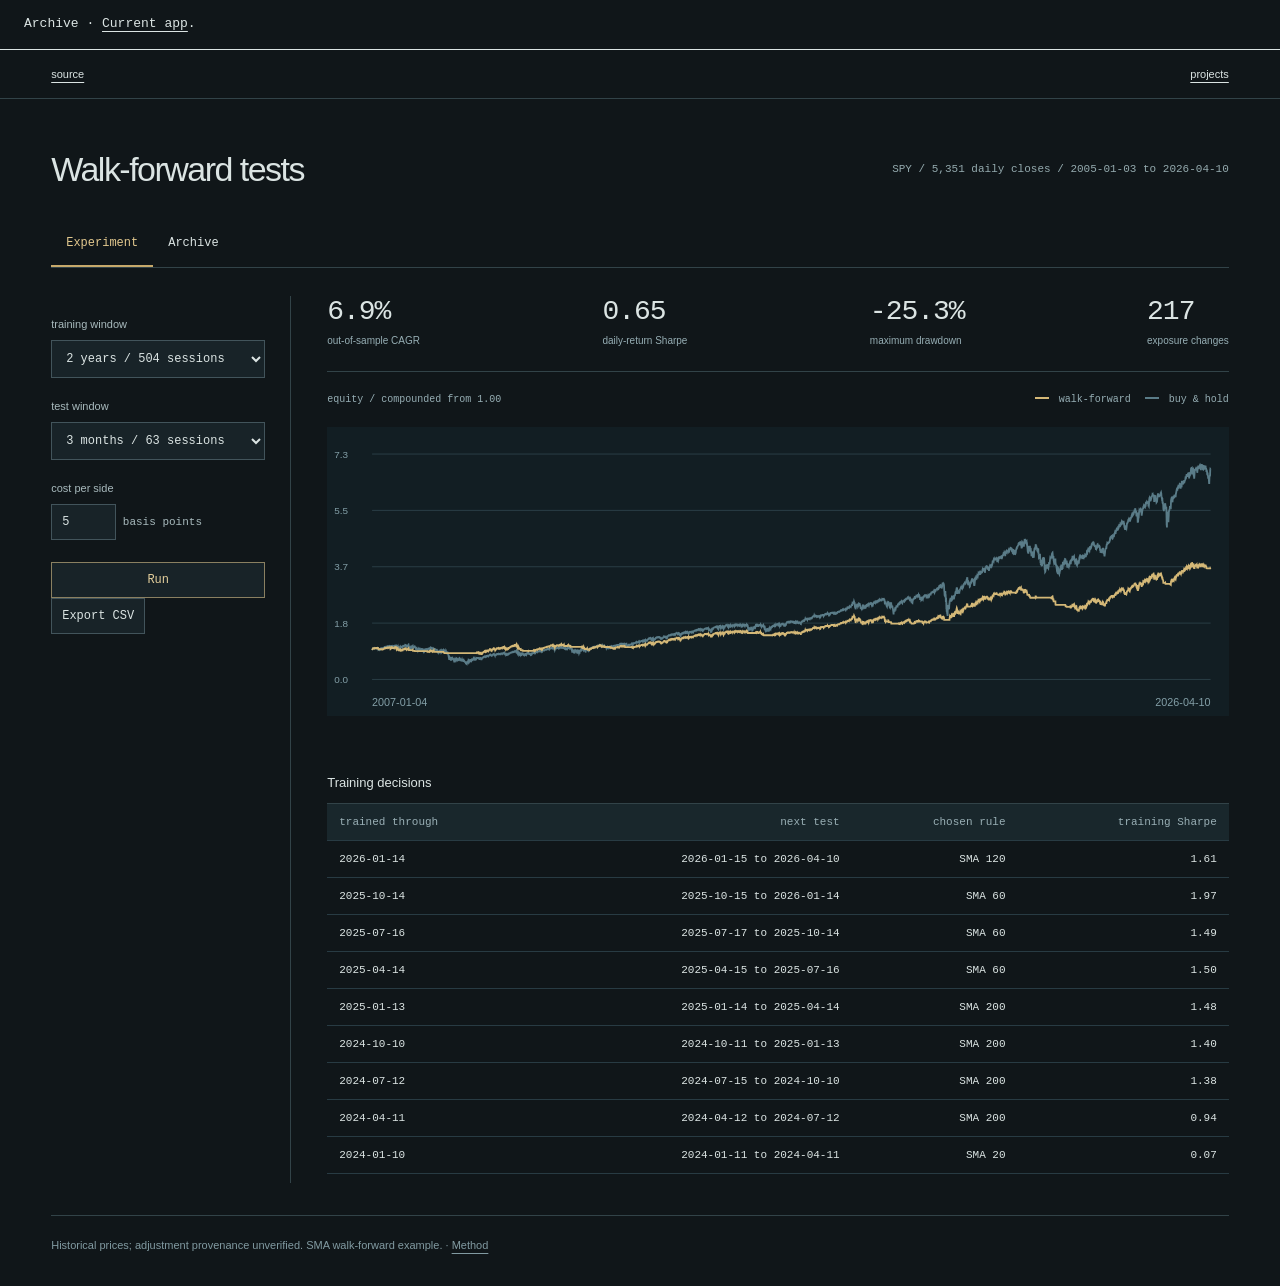
<file: examples/portfolio/legacy.html>
<!doctype html>
<html lang="en">
    <meta charset="utf-8" /><meta
        name="viewport"
        content="width=device-width,initial-scale=1"
    /><title>Market research / walk forward</title
    ><link rel="stylesheet" href="legacy.css" />
    <body>
<p class="archive-notice">Archive · <a href="https://lolstar123.github.io/quant-research-scraper/backtesting/">Current app</a>.</p>
        <header>
            <a href="https://github.com/LolStar123/markets-backtesting"
                >source</a
            ><a
                href="https://lolstar123.github.io/just-a-little-further/"
                >projects</a
            >
        </header>
        <main>
            <div class="title">
                <h1>Walk-forward tests</h1>
                <span id="source">loading historical prices</span>
            </div>
            <nav>
                <button data-tab="experiment" class="active">
                    Experiment</button
                ><button data-tab="archive">
                    Archive
                </button>
            </nav>
            <section id="experiment">
                <div class="workspace">
                    <aside>
                        <label
                            >training window<select id="training">
                                <option value="252">
                                    1 year / 252 sessions
                                </option>
                                <option value="504" selected>
                                    2 years / 504 sessions
                                </option>
                                <option value="756">
                                    3 years / 756 sessions
                                </option>
                            </select></label
                        ><label
                            >test window<select id="testing">
                                <option value="21">
                                    1 month / 21 sessions
                                </option>
                                <option value="63" selected>
                                    3 months / 63 sessions
                                </option>
                                <option value="126">
                                    6 months / 126 sessions
                                </option>
                            </select></label
                        ><label
                            >cost per side
                            <span
                                ><input
                                    id="cost"
                                    type="number"
                                    value="5"
                                    min="0"
                                    max="100"
                                    step="1"
                                />
                                basis points</span
                            ></label
                        ><button id="run">Run</button>
                        <button id="download">
                            Export CSV
                        </button>
                    </aside>
                    <article>
                        <div id="stats"></div>
                        <div class="plot-label">
                            <span>equity / compounded from 1.00</span
                            ><span
                                ><i></i> walk-forward <i class="bench"></i> buy
                                &amp; hold</span
                            >
                        </div>
                        <div id="chart"></div>
                        <p id="cursor"></p>
                        <h3>Training decisions</h3>
                        <div class="table-wrap">
                            <table>
                                <thead>
                                    <tr>
                                        <th>trained through</th>
                                        <th>next test</th>
                                        <th>chosen rule</th>
                                        <th>training Sharpe</th>
                                    </tr>
                                </thead>
                                <tbody id="windows"></tbody>
                            </table>
                        </div>
                    </article>
                </div>
            </section>
            <section id="archive" hidden>
                <p>Full: 2010-01-01 to 2026-04-06 · Stress: 2026-02-01 to 2026-04-06. In-sample archive; selection bias applies.</p>
                <label
                    >search
                    <input
                        id="search"
                        type="search"
                        placeholder="calendar, volatility, risk parity..." /></label
                ><label
                    >sort
                    <select id="sort">
                        <option value="combined_rank">combined rank</option>
                        <option value="wf1_sharpe">full-period Sharpe</option>
                        <option value="wf2_ret">stress-window return</option>
                    </select></label
                >
                <p id="archive-count"></p>
                <div class="table-wrap">
                    <table>
                        <thead>
                            <tr>
                                <th>strategy / source paper</th>
                                <th>full CAGR</th>
                                <th>full Sharpe</th>
                                <th>max drawdown</th>
                                <th>stress return</th>
                            </tr>
                        </thead>
                        <tbody id="strategies"></tbody>
                    </table>
                </div>
            </section>
            <footer><span id="provenance"></span> · <a href="https://github.com/LolStar123/markets-backtesting#scope">Method</a></footer>
        </main>
        <script type="module" src="app.mjs"></script>
    </body>
</html>
</file>
<file: examples/portfolio/legacy.css>
:root {
    color-scheme: dark;
    font:
        14px Arial,
        sans-serif;
    background: #101619;
    color: #dbe4e3;
}
* {
    box-sizing: border-box;
}
body {
    margin: 0;
}
a {
    color: inherit;
    text-underline-offset: 4px;
}
header {
    display: flex;
    justify-content: space-between;
    padding: 18px 4vw;
    border-bottom: 1px solid #324348;
    font-size: 11px;
}
main {
    max-width: 1440px;
    margin: auto;
    padding: 28px 4vw;
}
.title {
    display: flex;
    justify-content: space-between;
    align-items: center;
    gap: 20px;
}
h1 {
    font-size: 34px;
    letter-spacing: -0.045em;
    font-weight: 500;
}
#source {
    font: 11px monospace;
    color: #94aaae;
}
nav {
    display: flex;
    gap: 0;
    border-bottom: 1px solid #324348;
    margin: 10px 0 28px;
}
button,
select,
input {
    font: 12px monospace;
    color: #dbe4e3;
    background: #182328;
    border: 1px solid #42545b;
    padding: 10px;
    max-width: 100%;
}
button {
    cursor: pointer;
}
nav button {
    border: 0;
    border-bottom: 2px solid transparent;
    padding: 15px;
    background: transparent;
}
nav .active {
    border-bottom-color: #c7a96b;
    color: #e2c88e;
}
button:focus-visible,
input:focus-visible,
select:focus-visible {
    outline: 2px solid #c7a96b;
    outline-offset: 3px;
}
.workspace {
    display: grid;
    grid-template-columns: 240px minmax(0, 1fr);
    gap: 36px;
}
aside {
    border-right: 1px solid #324348;
    padding-right: 25px;
}
.eyebrow {
    font: 10px monospace;
    color: #c7a96b;
}
h2 {
    font-size: 24px;
    font-weight: 400;
    line-height: 1.25;
    letter-spacing: -0.025em;
}
label {
    display: flex;
    flex-direction: column;
    gap: 10px;
    margin: 22px 0;
    color: #a8babd;
    font-size: 11px;
}
label span {
    font: 11px monospace;
}
#cost {
    width: 65px;
}
#run {
    width: 100%;
    border-color: #8a8061;
    color: #e4cf9c;
}
.note {
    font-size: 11px;
    line-height: 1.8;
    color: #829ca2;
}
#stats {
    display: flex;
    justify-content: space-between;
    gap: 18px;
    border-bottom: 1px solid #324348;
    padding: 0 0 25px;
}
#stats strong {
    display: block;
    font: 28px monospace;
    letter-spacing: -1px;
}
#stats small {
    font-size: 10px;
    display: block;
    color: #96aeb4;
    margin-top: 8px;
}
.plot-label {
    display: flex;
    justify-content: space-between;
    gap: 15px;
    margin: 22px 0;
    font: 10px monospace;
    color: #96aeb4;
}
i {
    width: 14px;
    height: 2px;
    display: inline-block;
    background: #d4b877;
    margin: 0 4px 3px 8px;
}
i.bench {
    background: #5a7c88;
}
#chart {
    position: relative;
}
#chart svg {
    display: block;
    width: 100%;
    height: auto;
    background: #121e23;
}
#cursor {
    font: 11px monospace;
    color: #c5b78b;
    min-height: 18px;
}
h3 {
    font-size: 13px;
    font-weight: 400;
    margin-top: 30px;
}
.table-wrap {
    max-height: 380px;
    overflow: auto;
    border-top: 1px solid #324348;
}
table {
    width: 100%;
    border-collapse: collapse;
    font: 11px monospace;
}
th {
    text-align: right;
    color: #99afb5;
    font-weight: normal;
    background: #19272c;
    position: sticky;
    top: 0;
}
th:first-child,
td:first-child {
    text-align: left;
}
th,
td {
    padding: 12px;
    border-bottom: 1px solid #283b43;
    text-align: right;
}
td small {
    display: block;
    font:
        10px Arial,
        sans-serif;
    color: #8fa9ad;
    margin-top: 8px;
    line-height: 1.5;
}
#archive .table-wrap {
    max-height: none;
}
#archive label {
    display: inline-flex;
    min-width: 220px;
    margin-right: 20px;
}
.archive-intro {
    max-width: 760px;
}
.archive-intro p {
    font-size: 12px;
    color: #a4b7bb;
    line-height: 1.8;
}
footer {
    font-size: 11px;
    color: #819aa1;
    line-height: 1.8;
    border-top: 1px solid #324348;
    margin-top: 32px;
    padding-top: 20px;
}
[hidden] {
    display: none !important;
}
@media (max-width: 800px) {
    .title {
        display: block;
    }
    h1 {
        font-size: 30px;
    }
    .workspace {
        grid-template-columns: 1fr;
        gap: 25px;
    }
    aside {
        border: 0;
        padding: 0;
        display: grid;
        grid-template-columns: 1fr 1fr;
        gap: 0 15px;
    }
    aside h2,
    aside .eyebrow,
    aside .note {
        grid-column: 1/-1;
    }
    label {
        margin: 12px 0;
    }
    #stats strong {
        font-size: 22px;
    }
    #stats {
        gap: 10px;
    }
    th,
    td {
        padding: 9px 5px;
        font-size: 10px;
    }
    nav button {
        font-size: 10px;
        padding: 12px 8px;
    }
    header {
        font-size: 10px;
    }
    .plot-label {
        display: block;
        line-height: 2;
    }
    .table-wrap {
        overflow: auto;
    }
    main {
        padding: 20px 14px;
    }
}
.workspace > article {
    min-width: 0;
}
@media (max-width: 540px) {
    #stats {
        display: grid;
        grid-template-columns: 1fr 1fr;
        gap: 18px;
    }
    .title {
        min-width: 0;
    }
    #source {
        overflow-wrap: anywhere;
    }
    .table-wrap {
        max-width: 100%;
    }
}
@media (max-width: 800px) {
    .workspace {
        grid-template-columns: minmax(0, 1fr);
    }
    aside {
        min-width: 0;
        grid-template-columns: repeat(2, minmax(0, 1fr));
    }
    aside label {
        min-width: 0;
    }
    aside select {
        width: 100%;
        min-width: 0;
        font-size: 10px;
    }
}

.archive-notice{margin:0;padding:14px 24px;border-bottom:1px solid currentColor;font:13px/1.6 ui-monospace,monospace}.archive-notice a{text-decoration:underline}
</file>
